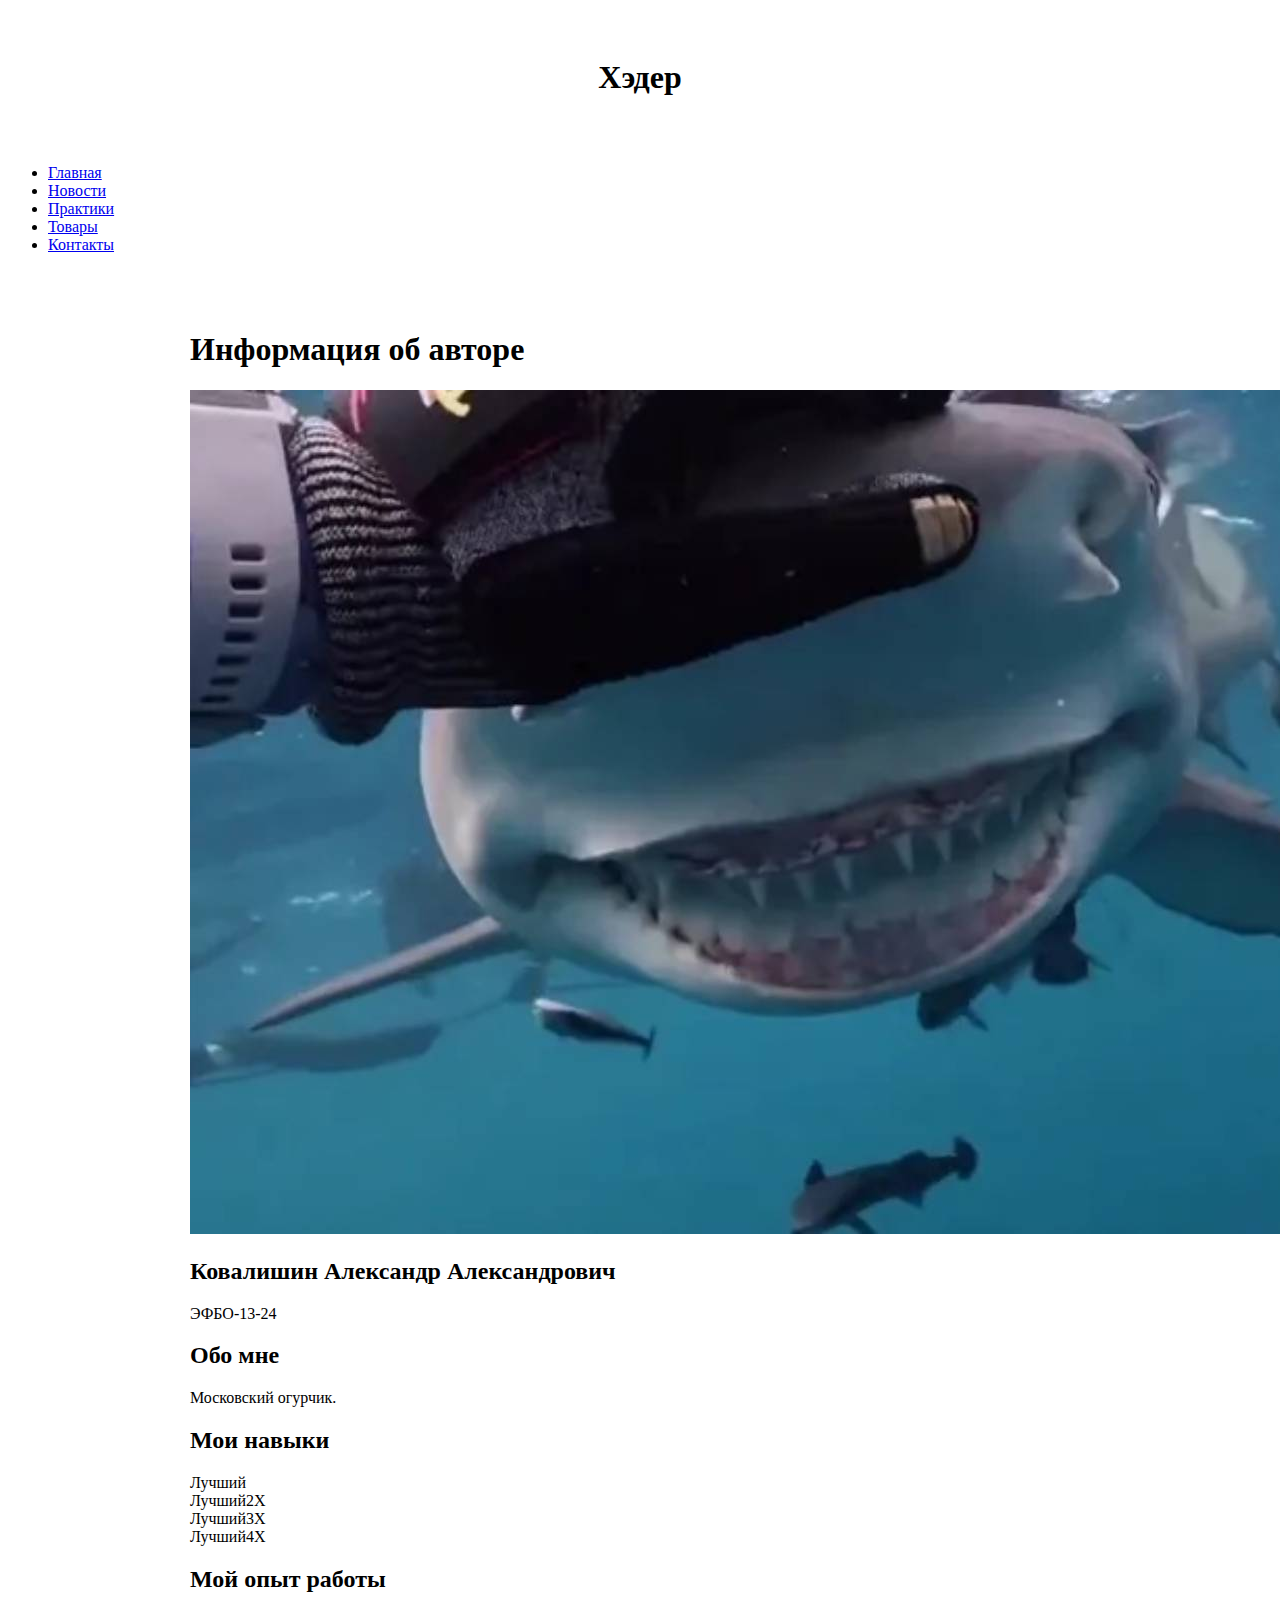
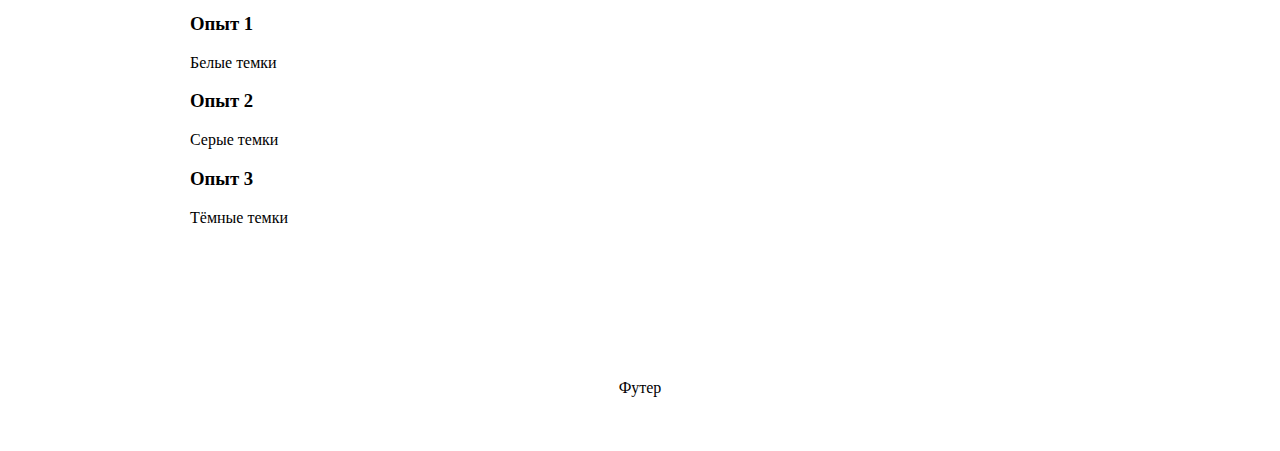
<file: index.html>
﻿<!DOCTYPE html>
<html lang="ru">

<head>
    <meta charset="UTF-8">
    <meta name="viewport" content="width=device-width, initial-scale=1.0">
    <title>Семестровая работа</title>
    <link rel="stylesheet" href="style/styles.css">
</head>

<body>
    <div class="page-container">
        <header class="header">
            <h1>Хэдер</h1>
        </header>

        <nav class="nav">
            <ul class="nav-list">
                <li class="nav-item"><a class="nav-link" href="index.html">Главная</a></li>
                <li class="nav-item"><a class="nav-link" href="pages/news.html">Новости</a></li>
                <li class="nav-item"><a class="nav-link" href="pages/practices.html">Практики</a></li>
                <li class="nav-item"><a class="nav-link" href="pages/goods.html">Товары</a></li>
                <li class="nav-item"><a class="nav-link" href="pages/contacts.html">Контакты</a></li>
            </ul>
        </nav>

        <main class="content">
            <article class="profile-header">
                <h1 class="profile-title">Информация об авторе</h1>
                <img class="profile-photo" src="images/shark.png" alt="Фото автора">
                <h2 class="profile-name">Ковалишин Александр Александрович</h2>
                <p class="profile-group">ЭФБО-13-24</p>
            </article>

            <section class="about-me">
                <h2>Обо мне</h2>
                <p>Московский огурчик.</p>
            </section>

            <section class="skills-section">
                <h2>Мои навыки</h2>
                <div class="skills-grid">
                    <div class="skill-tag">Лучший</div>
                    <div class="skill-tag">Лучший2Х</div>
                    <div class="skill-tag">Лучший3Х</div>
                    <div class="skill-tag">Лучший4Х</div>
                </div>
            </section>

            <section class="experience-section">
                <h2 class="section-title">Мой опыт работы</h2>
                <div class="experience-grid">
                    <article class="experience-card">
                        <h3 class="experience-title">Опыт 1</h3>
                        <p class="experience-desc">Белые темки</p>
                    </article>

                    <article class="experience-card">
                        <h3 class="experience-title">Опыт 2</h3>
                        <p class="experience-desc">Серые темки</p>
                    </article>

                    <article class="experience-card">
                        <h3 class="experience-title">Опыт 3</h3>
                        <p class="experience-desc">Тёмные темки</p>
                    </article>
                </div>
            </section>
        </main>

        <footer class="footer">
            <p>Футер</p>
        </footer>
    </div>
</body>

</html>
</file>
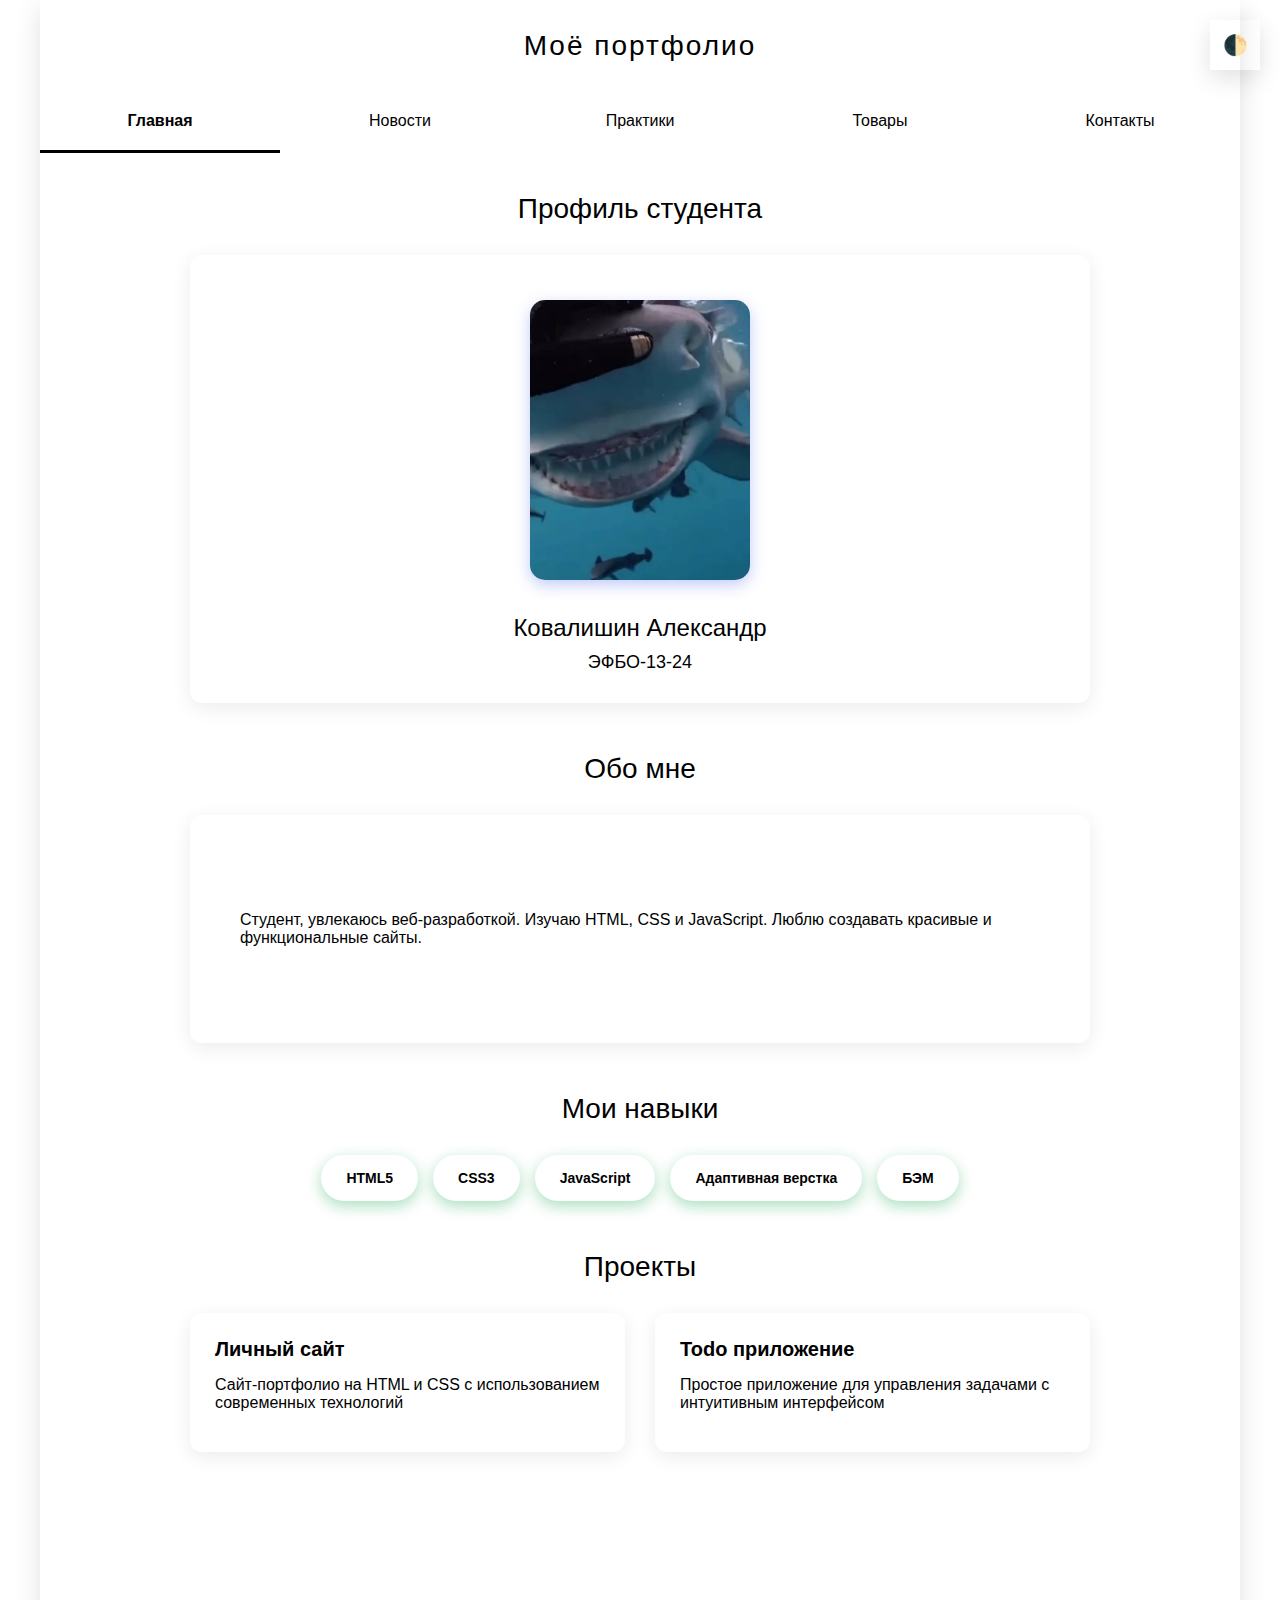
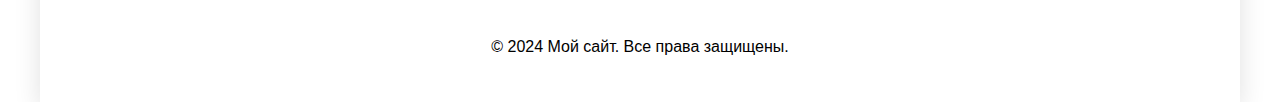
<file: index_v1.html>
﻿<!DOCTYPE html>
<html lang="ru" data-theme="light">

<head>
    <meta charset="UTF-8">
    <meta name="viewport" content="width=device-width, initial-scale=1.0">
    <title>Главная - Портфолио</title>
    <link rel="stylesheet" href="style/styles.css">
</head>

<body class="page">
    <div class="page__container">
        <!-- Переключатель темы -->
        <div class="theme-switcher">
            <button class="theme-switcher__button" onclick="toggleTheme()">🌓</button>
        </div>

        <!-- Шапка -->
        <header class="header">
            <h1 class="header__title">Моё портфолио</h1>
        </header>

        <!-- Навигация -->
        <nav class="nav">
            <ul class="nav__list">
                <li class="nav__item">
                    <a class="nav__link nav__link--active" href="index.html">Главная</a>
                </li>
                <li class="nav__item">
                    <a class="nav__link" href="pages/news.html">Новости</a>
                </li>
                <li class="nav__item">
                    <a class="nav__link" href="pages/practices.html">Практики</a>
                </li>
                <li class="nav__item">
                    <a class="nav__link" href="pages/goods.html">Товары</a>
                </li>
                <li class="nav__item">
                    <a class="nav__link" href="pages/contacts.html">Контакты</a>
                </li>
            </ul>
        </nav>

        <!-- Основной контент -->
        <main class="content">
            <!-- Профиль -->
            <section class="profile">
                <h2 class="section__title">Профиль студента</h2>
                <div class="card">
                    <img class="profile__image" src="images/shark.png" alt="Фото студента">
                    <h3 class="profile__name">Ковалишин Александр</h3>
                    <p class="profile__group">ЭФБО-13-24</p>
                </div>
            </section>

            <!-- Обо мне -->
            <section class="section">
                <h2 class="section__title">Обо мне</h2>
                <div class="card">
                    <div class="profile__about">
                        <p>Студент, увлекаюсь веб-разработкой. Изучаю HTML, CSS и JavaScript. Люблю создавать красивые и функциональные сайты.</p>
                    </div>
                </div>
            </section>

            <!-- Навыки -->
            <section class="section">
                <h2 class="section__title">Мои навыки</h2>
                <div class="skills">
                    <span class="skills__tag">HTML5</span>
                    <span class="skills__tag">CSS3</span>
                    <span class="skills__tag">JavaScript</span>
                    <span class="skills__tag">Адаптивная верстка</span>
                    <span class="skills__tag">БЭМ</span>
                </div>
            </section>

            <!-- Проекты -->
            <section class="section">
                <h2 class="section__title">Проекты</h2>
                <div class="grid grid--auto-fit">
                    <div class="card card--interactive">
                        <h3 class="card__title">Личный сайт</h3>
                        <p class="card__description">Сайт-портфолио на HTML и CSS с использованием современных технологий</p>
                    </div>
                    <div class="card card--interactive">
                        <h3 class="card__title">Todo приложение</h3>
                        <p class="card__description">Простое приложение для управления задачами с интуитивным интерфейсом</p>
                    </div>
                </div>
            </section>
        </main>

        <!-- Подвал -->
        <footer class="footer">
            <p>&copy; 2024 Мой сайт. Все права защищены.</p>
        </footer>
    </div>

    <script>
        // Переключение темы
        function toggleTheme() {
            const currentTheme = document.documentElement.getAttribute('data-theme');
            const newTheme = currentTheme === 'light' ? 'dark' : 'light';
            document.documentElement.setAttribute('data-theme', newTheme);

            // Сохраняем выбор пользователя
            localStorage.setItem('theme', newTheme);
        }

        // Загрузка сохраненной темы
        function loadTheme() {
            const savedTheme = localStorage.getItem('theme') || 'light';
            document.documentElement.setAttribute('data-theme', savedTheme);
        }

        // Инициализация при загрузке
        document.addEventListener('DOMContentLoaded', loadTheme);
    </script>
</body>

</html>
</file>
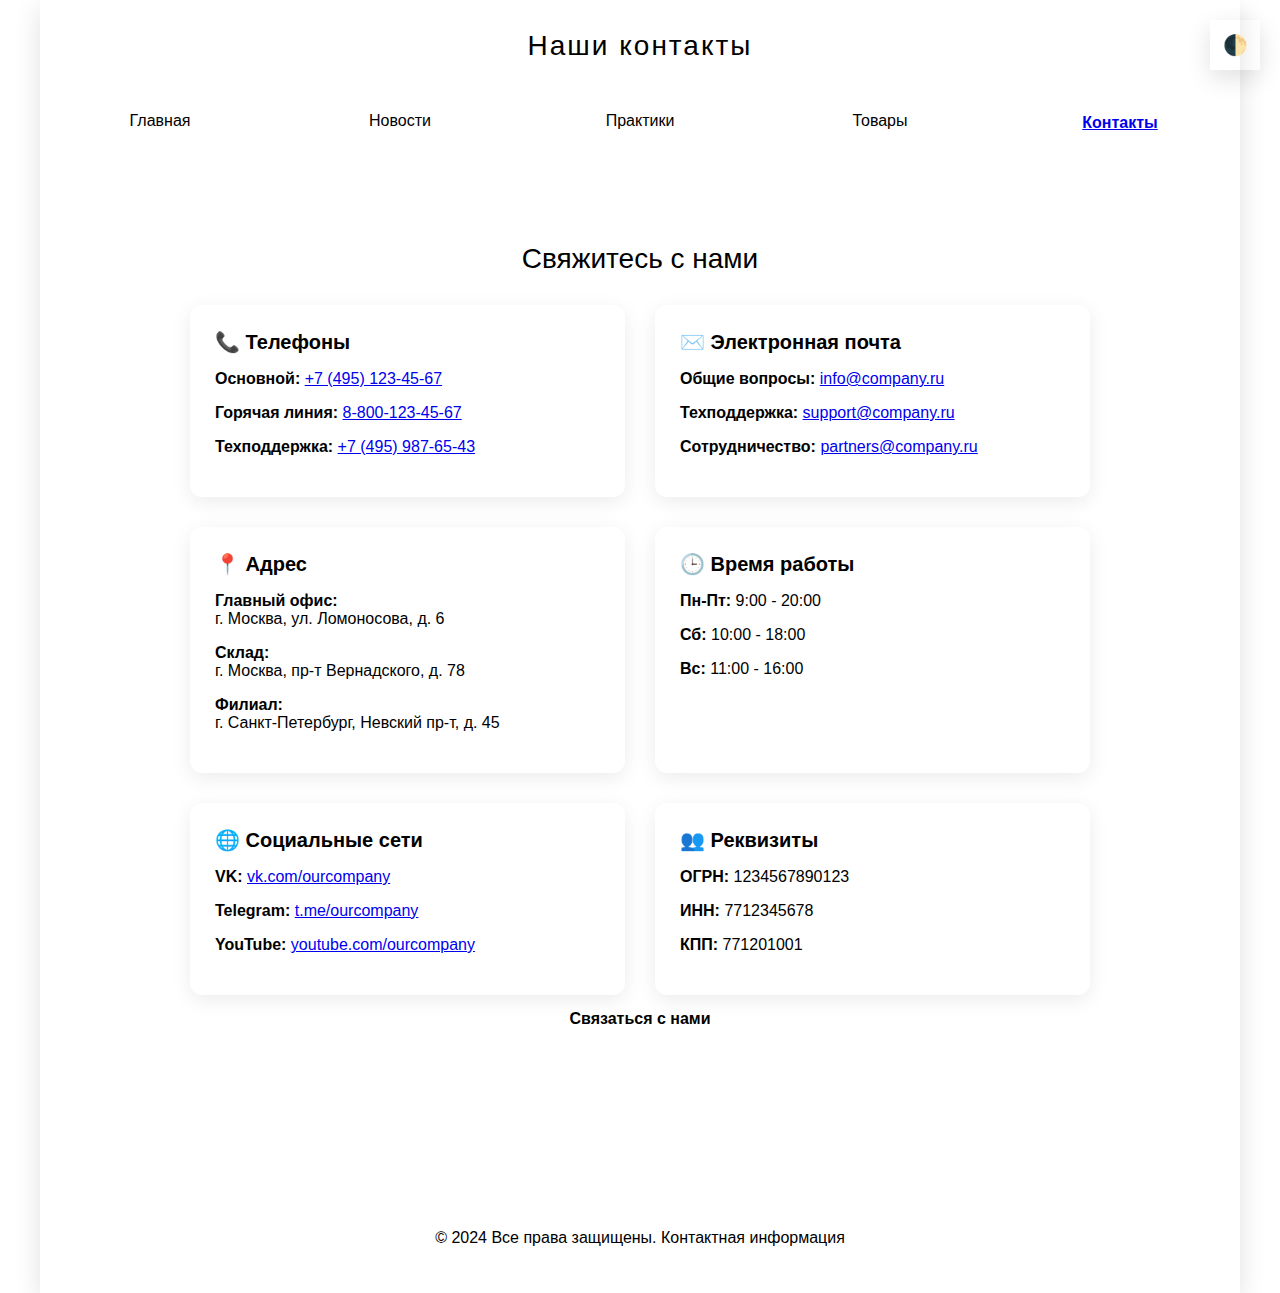
<file: pages/contacts.html>
﻿<!DOCTYPE html>
<html lang="ru" data-theme="light">

<head>
    <meta charset="UTF-8">
    <meta name="viewport" content="width=device-width, initial-scale=1.0">
    <title>Контакты - Семестровая работа</title>
    <link rel="stylesheet" href="../style/styles.css">
    <style>
        /* Стили для модального окна с использованием CSS переменных */
        
        .modal[open] {
            border: none;
            border-radius: var(--radius-lg);
            padding: 0;
            box-shadow: var(--shadow-xl);
            animation: modalSlideIn var(--transition-normal);
            max-width: 500px;
            width: 90vw;
        }
        
        .modal::backdrop {
            background: rgba(0, 0, 0, 0.6);
            animation: fadeIn var(--transition-normal);
        }
        
        .modal__header {
            background: var(--gradient-secondary);
            color: var(--color-background);
            padding: var(--space-xl);
            border-radius: var(--radius-lg) var(--radius-lg) 0 0;
            margin: 0;
        }
        
        .modal__title {
            margin: 0;
            color: var(--color-background);
            font-size: var(--font-size-xl);
        }
        
        .modal__content {
            padding: var(--space-2xl);
        }
        
        .modal__actions {
            display: flex;
            gap: var(--space-md);
            justify-content: flex-end;
            margin-top: var(--space-xl);
        }
        
        .required {
            color: var(--color-error);
        }
        
        @keyframes modalSlideIn {
            from {
                opacity: 0;
                transform: translateY(-50px) scale(0.9);
            }
            to {
                opacity: 1;
                transform: translateY(0) scale(1);
            }
        }
        
        @keyframes fadeIn {
            from {
                opacity: 0;
            }
            to {
                opacity: 1;
            }
        }
        
        @media (max-width: 600px) {
            .modal[open] {
                margin: var(--space-md);
                width: calc(100vw - 2rem);
            }
            .modal__actions {
                flex-direction: column;
            }
            .button {
                width: 100%;
            }
        }
    </style>
</head>

<body class="page">
    <div class="page__container">
        <!-- Переключатель темы -->
        <div class="theme-switcher">
            <button class="theme-switcher__button" onclick="toggleTheme()">🌓</button>
        </div>

        <header class="header">
            <h1 class="header__title">Наши контакты</h1>
        </header>

        <nav class="nav">
            <ul class="nav__list">
                <li class="nav__item">
                    <a class="nav__link" href="../index.html">Главная</a>
                </li>
                <li class="nav__item">
                    <a class="nav__link nav__link" href="news.html">Новости</a>
                </li>
                <li class="nav__item">
                    <a class="nav__link" href="practices.html">Практики</a>
                </li>
                <li class="nav__item">
                    <a class="nav__link" href="goods.html">Товары</a>
                </li>
                <li class="nav__item">
                    <a class="nav__link--active" href="contacts.html">Контакты</a>
                </li>
            </ul>
        </nav>
        <main class="content">
            <section class="section">
                <h2 class="section__title">Свяжитесь с нами</h2>

                <div class="grid grid--contacts">
                    <!-- Контактная информация -->
                    <div class="card">
                        <h3 class="card__title">📞 Телефоны</h3>
                        <p><strong>Основной:</strong> <a href="tel:+74951234567">+7 (495) 123-45-67</a></p>
                        <p><strong>Горячая линия:</strong> <a href="tel:+78001234567">8-800-123-45-67</a></p>
                        <p><strong>Техподдержка:</strong> <a href="tel:+74959876543">+7 (495) 987-65-43</a></p>
                    </div>

                    <div class="card">
                        <h3 class="card__title">✉️ Электронная почта</h3>
                        <p><strong>Общие вопросы:</strong> <a href="mailto:info@company.ru">info@company.ru</a></p>
                        <p><strong>Техподдержка:</strong> <a href="mailto:support@company.ru">support@company.ru</a></p>
                        <p><strong>Сотрудничество:</strong> <a href="mailto:partners@company.ru">partners@company.ru</a></p>
                    </div>

                    <div class="card">
                        <h3 class="card__title">📍 Адрес</h3>
                        <p><strong>Главный офис:</strong><br>г. Москва, ул. Ломоносова, д. 6</p>
                        <p><strong>Склад:</strong><br>г. Москва, пр-т Вернадского, д. 78</p>
                        <p><strong>Филиал:</strong><br>г. Санкт-Петербург, Невский пр-т, д. 45</p>
                    </div>

                    <div class="card">
                        <h3 class="card__title">🕒 Время работы</h3>
                        <p><strong>Пн-Пт:</strong> 9:00 - 20:00</p>
                        <p><strong>Сб:</strong> 10:00 - 18:00</p>
                        <p><strong>Вс:</strong> 11:00 - 16:00</p>
                    </div>

                    <div class="card">
                        <h3 class="card__title">🌐 Социальные сети</h3>
                        <p><strong>VK:</strong> <a href="#">vk.com/ourcompany</a></p>
                        <p><strong>Telegram:</strong> <a href="#">t.me/ourcompany</a></p>
                        <p><strong>YouTube:</strong> <a href="#">youtube.com/ourcompany</a></p>
                    </div>

                    <div class="card">
                        <h3 class="card__title">👥 Реквизиты</h3>
                        <p><strong>ОГРН:</strong> 1234567890123</p>
                        <p><strong>ИНН:</strong> 7712345678</p>
                        <p><strong>КПП:</strong> 771201001</p>
                    </div>
                </div>

                <!-- Кнопка для открытия модального окна -->
                <div class="text-center mb-xl">
                    <button class="button button--primary button--accent" onclick="contactModal.showModal()">Связаться с нами</button>
                </div>
            </section>
        </main>

        <footer class="footer">
            <p>© 2024 Все права защищены. Контактная информация</p>
        </footer>

        <!-- Модальное окно для формы обратной связи -->
        <dialog class="modal" id="contactModal">
            <div class="modal__header">
                <h2 class="modal__title">Форма обратной связи</h2>
            </div>

            <div class="modal__content">
                <form id="feedbackForm" method="dialog">
                    <div class="form__group">
                        <label for="name" class="form__label">Имя <span class="required">*</span></label>
                        <input type="text" id="name" name="name" class="form__input" required placeholder="Введите ваше имя">
                    </div>

                    <div class="form__group">
                        <label for="phone" class="form__label">Телефон <span class="required">*</span></label>
                        <input type="tel" id="phone" name="phone" class="form__input" required placeholder="+7 (XXX) XXX-XX-XX">
                    </div>

                    <div class="form__group">
                        <label for="email" class="form__label">Электронная почта <span class="required">*</span></label>
                        <input type="email" id="email" name="email" class="form__input" required placeholder="example@mail.ru">
                    </div>

                    <div class="form__group">
                        <label for="category" class="form__label">Категория обращения <span class="required">*</span></label>
                        <select id="category" name="category" class="form__select" required>
                            <option value="">Выберите категорию</option>
                            <option value="technical">Техническая поддержка</option>
                            <option value="commercial">Коммерческое предложение</option>
                            <option value="cooperation">Сотрудничество</option>
                            <option value="complaint">Жалоба</option>
                            <option value="suggestion">Предложение</option>
                            <option value="other">Другое</option>
                        </select>
                    </div>

                    <div class="form__group">
                        <label for="message" class="form__label">Текст обращения <span class="required">*</span></label>
                        <textarea id="message" name="message" class="form__textarea" required placeholder="Опишите вашу проблему или вопрос..."></textarea>
                    </div>

                    <div class="modal__actions">
                        <button type="submit" class="button button--secondary">Отмена</button>
                        <button type="button" class="button button--primary" onclick="submitForm()">Отправить</button>
                    </div>
                </form>
            </div>
        </dialog>
    </div>

    <script>
        // Переключение темы
        function toggleTheme() {
            const currentTheme = document.documentElement.getAttribute('data-theme');
            const newTheme = currentTheme === 'light' ? 'dark' : 'light';
            document.documentElement.setAttribute('data-theme', newTheme);
            localStorage.setItem('theme', newTheme);
        }

        // Функция для отправки формы
        function submitForm() {
            const form = document.getElementById('feedbackForm');
            const formData = new FormData(form);

            // Простая валидация
            if (!form.checkValidity()) {
                form.reportValidity();
                return;
            }

            // Собираем данные формы
            const data = {
                name: formData.get('name'),
                phone: formData.get('phone'),
                email: formData.get('email'),
                category: formData.get('category'),
                message: formData.get('message')
            };

            // В реальном приложении здесь был бы AJAX-запрос
            console.log('Данные формы:', data);

            // Показываем уведомление об успешной отправке
            alert('Спасибо! Ваше обращение отправлено. Мы свяжемся с вами в ближайшее время.');

            // Закрываем модальное окно
            contactModal.close();

            // Очищаем форму
            form.reset();
        }

        // Закрытие модального окна по клику на фон
        document.getElementById('contactModal').addEventListener('click', function(event) {
            if (event.target === this) {
                this.close();
            }
        });

        // Обработка отправки формы через Enter
        document.getElementById('feedbackForm').addEventListener('keypress', function(event) {
            if (event.key === 'Enter' && event.target.type !== 'textarea') {
                event.preventDefault();
            }
        });

        // Загрузка сохраненной темы
        document.addEventListener('DOMContentLoaded', function() {
            const savedTheme = localStorage.getItem('theme') || 'light';
            document.documentElement.setAttribute('data-theme', savedTheme);
        });
    </script>
</body>

</html>
</file>
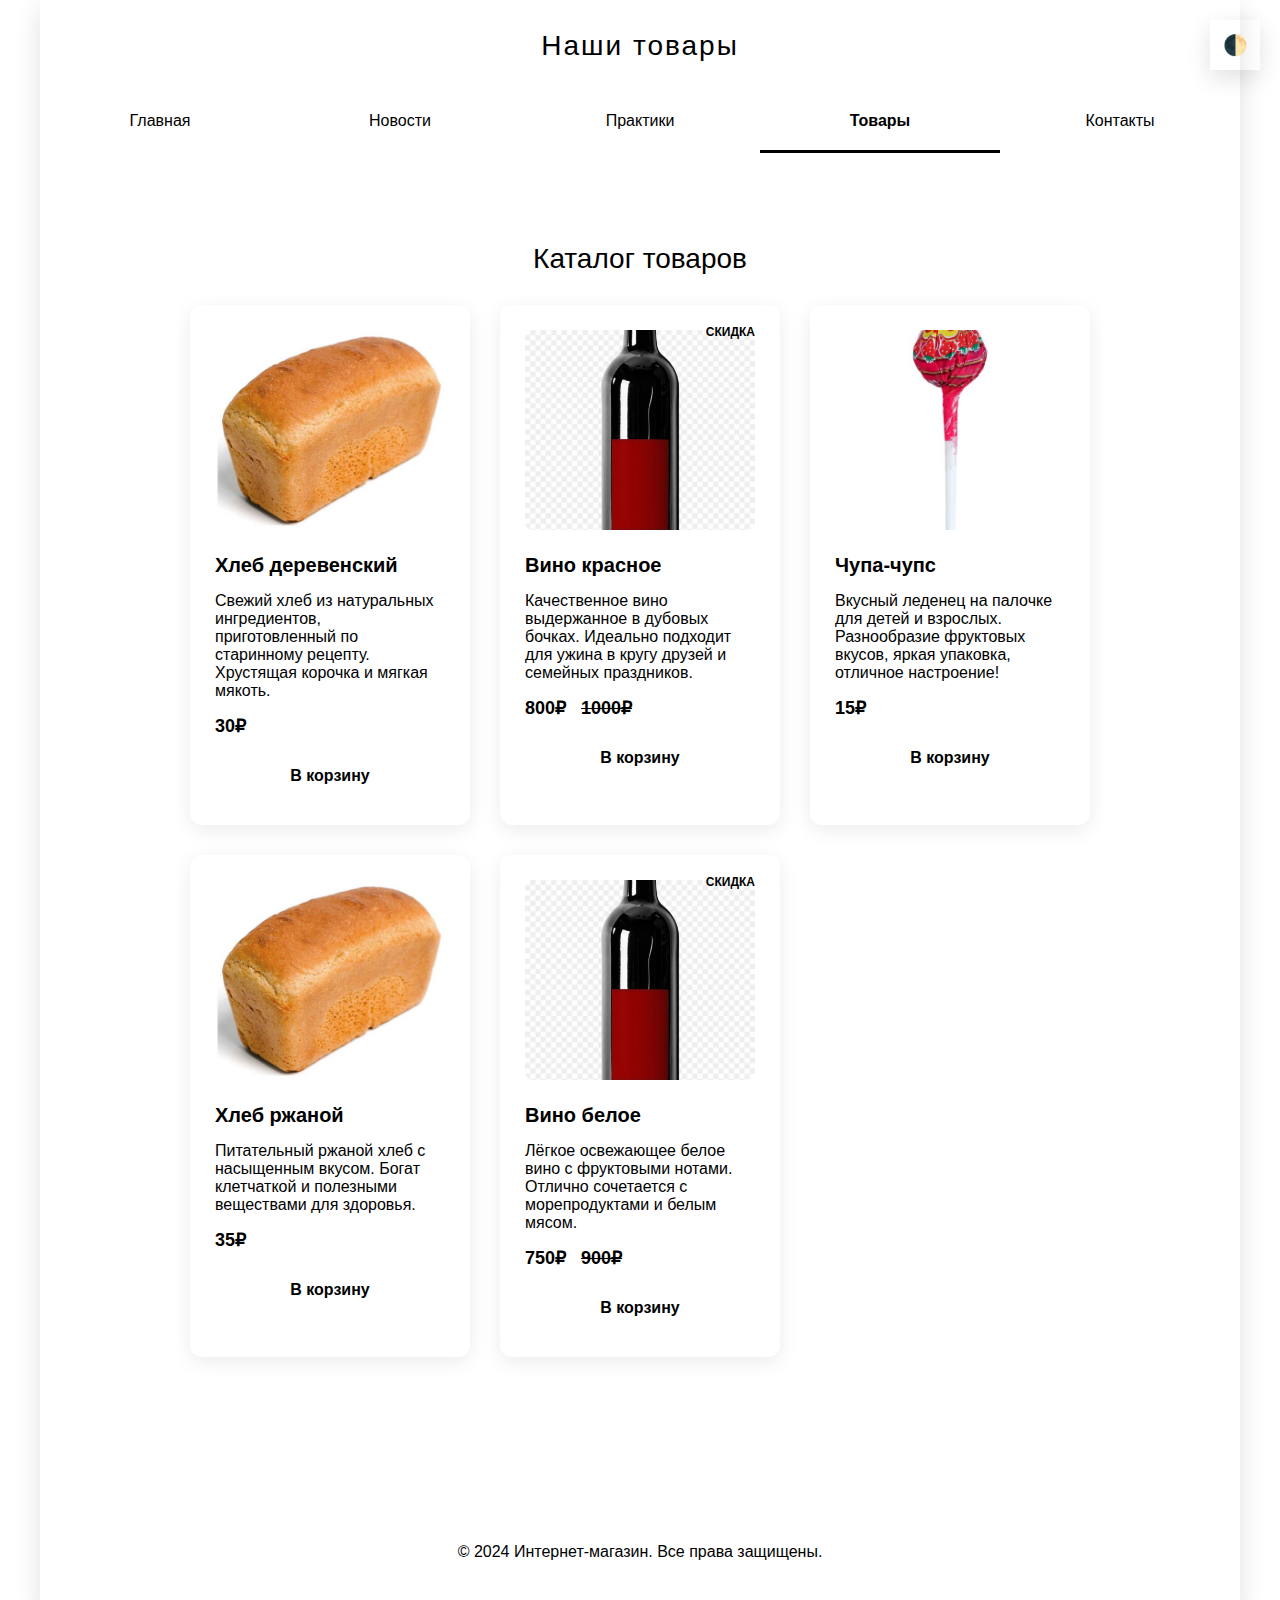
<file: pages/goods_v1.html>
﻿<!DOCTYPE html>
<html lang="ru" data-theme="light">

<head>
    <meta charset="UTF-8">
    <meta name="viewport" content="width=device-width, initial-scale=1.0">
    <title>Товары - Семестровая работа</title>
    <link rel="stylesheet" href="../style/styles.css">
</head>

<body class="page">
    <div class="page__container">
        <!-- Переключатель темы -->
        <div class="theme-switcher">
            <button class="theme-switcher__button" onclick="toggleTheme()">🌓</button>
        </div>

        <header class="header">
            <h1 class="header__title">Наши товары</h1>
        </header>

        <nav class="nav">
            <ul class="nav__list">
                <li class="nav__item">
                    <a class="nav__link" href="../index.html">Главная</a>
                </li>
                <li class="nav__item">
                    <a class="nav__link" href="news.html">Новости</a>
                </li>
                <li class="nav__item">
                    <a class="nav__link" href="practices.html">Практики</a>
                </li>
                <li class="nav__item">
                    <a class="nav__link nav__link--active" href="goods.html">Товары</a>
                </li>
                <li class="nav__item">
                    <a class="nav__link" href="contacts.html">Контакты</a>
                </li>
            </ul>
        </nav>
        <main class="content">
            <section class="section">
                <h2 class="section__title">Каталог товаров</h2>

                <div class="grid grid--auto-fit">
                    <!-- Карточка товара 1 -->
                    <article class="card card--interactive" onclick="toggleCard(this)">
                        <img src="../images/image.png" alt="Свежий хлеб" class="card__image">
                        <h3 class="card__title">Хлеб деревенский</h3>
                        <p class="card__description">Свежий хлеб из натуральных ингредиентов, приготовленный по старинному рецепту. Хрустящая корочка и мягкая мякоть.</p>
                        <p class="card__price">30₽</p>
                        <button class="button button--accent button--full">В корзину</button>
                    </article>

                    <!-- Карточка товара 2 -->
                    <article class="card card--interactive card--discount" onclick="toggleCard(this)">
                        <img src="../images/i.png" alt="Красное вино" class="card__image">
                        <h3 class="card__title">Вино красное</h3>
                        <p class="card__description">Качественное вино выдержанное в дубовых бочках. Идеально подходит для ужина в кругу друзей и семейных праздников.</p>
                        <p class="card__price">800₽ <span style="text-decoration: line-through; color: var(--color-text-light); margin-left: var(--space-sm);">1000₽</span></p>
                        <button class="button button--accent button--full">В корзину</button>
                    </article>

                    <!-- Карточка товара 3 -->
                    <article class="card card--interactive" onclick="toggleCard(this)">
                        <img src="../images/9.png" alt="Чупа-чупс" class="card__image">
                        <h3 class="card__title">Чупа-чупс</h3>
                        <p class="card__description">Вкусный леденец на палочке для детей и взрослых. Разнообразие фруктовых вкусов, яркая упаковка, отличное настроение!</p>
                        <p class="card__price">15₽</p>
                        <button class="button button--accent button--full">В корзину</button>
                    </article>

                    <!-- Карточка товара 4 -->
                    <article class="card card--interactive" onclick="toggleCard(this)">
                        <img src="../images/image.png" alt="Хлеб ржаной" class="card__image">
                        <h3 class="card__title">Хлеб ржаной</h3>
                        <p class="card__description">Питательный ржаной хлеб с насыщенным вкусом. Богат клетчаткой и полезными веществами для здоровья.</p>
                        <p class="card__price">35₽</p>
                        <button class="button button--accent button--full">В корзину</button>
                    </article>

                    <!-- Карточка товара 5 -->
                    <article class="card card--interactive card--discount" onclick="toggleCard(this)">
                        <img src="../images/i.png" alt="Вино белое" class="card__image">
                        <h3 class="card__title">Вино белое</h3>
                        <p class="card__description">Лёгкое освежающее белое вино с фруктовыми нотами. Отлично сочетается с морепродуктами и белым мясом.</p>
                        <p class="card__price">750₽ <span style="text-decoration: line-through; color: var(--color-text-light); margin-left: var(--space-sm);">900₽</span></p>
                        <button class="button button--accent button--full">В корзину</button>
                    </article>
                </div>
            </section>
        </main>

        <footer class="footer">
            <p>© 2024 Интернет-магазин. Все права защищены.</p>
        </footer>
    </div>

    <script>
        // Переключение темы
        function toggleTheme() {
            const currentTheme = document.documentElement.getAttribute('data-theme');
            const newTheme = currentTheme === 'light' ? 'dark' : 'light';
            document.documentElement.setAttribute('data-theme', newTheme);
            localStorage.setItem('theme', newTheme);
        }

        // Выбор карточки товара
        function toggleCard(card) {
            card.classList.toggle('card--selected');
        }

        // Загрузка сохраненной темы
        document.addEventListener('DOMContentLoaded', function() {
            const savedTheme = localStorage.getItem('theme') || 'light';
            document.documentElement.setAttribute('data-theme', savedTheme);
        });
    </script>
</body>

</html>
</file>
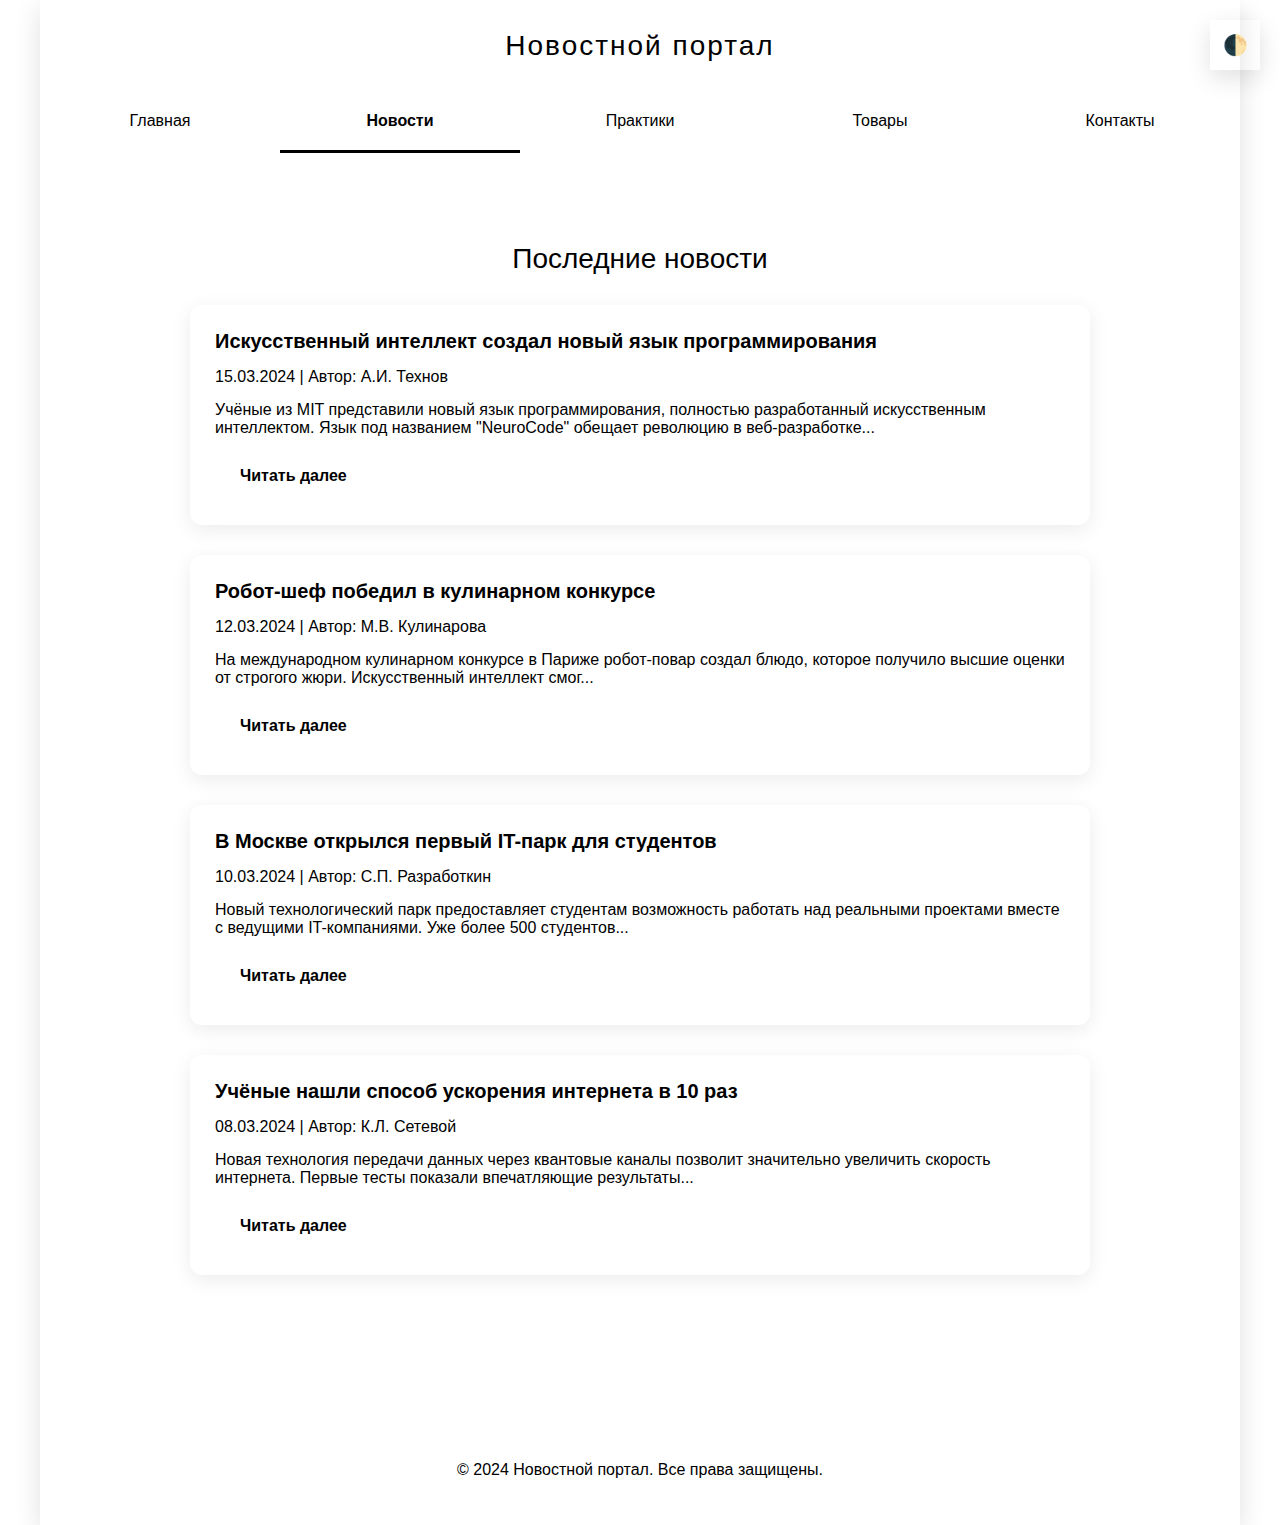
<file: pages/news.html>
﻿<!DOCTYPE html>
<html lang="ru" data-theme="light">

<head>
    <meta charset="UTF-8">
    <meta name="viewport" content="width=device-width, initial-scale=1.0">
    <title>Новости - Семестровая работа</title>
    <link rel="stylesheet" href="../style/styles.css">
</head>

<body class="page">
    <div class="page__container">
        <!-- Переключатель темы -->
        <div class="theme-switcher">
            <button class="theme-switcher__button" onclick="toggleTheme()">🌓</button>
        </div>

        <header class="header">
            <h1 class="header__title">Новостной портал</h1>
        </header>

        <nav class="nav">
            <ul class="nav__list">
                <li class="nav__item">
                    <a class="nav__link" href="../index.html">Главная</a>
                </li>
                <li class="nav__item">
                    <a class="nav__link nav__link--active" href="news.html">Новости</a>
                </li>
                <li class="nav__item">
                    <a class="nav__link" href="practices.html">Практики</a>
                </li>
                <li class="nav__item">
                    <a class="nav__link" href="goods.html">Товары</a>
                </li>
                <li class="nav__item">
                    <a class="nav__link" href="contacts.html">Контакты</a>
                </li>
            </ul>
        </nav>

        <main class="content">
            <section class="section">
                <h2 class="section__title">Последние новости</h2>

                <div class="grid">
                    <!-- Новость 1 -->
                    <article class="card card--interactive">
                        <h3 class="card__title">Искусственный интеллект создал новый язык программирования</h3>
                        <div class="card__description">
                            <time datetime="2024-03-15">15.03.2024</time> | Автор: А.И. Технов
                        </div>
                        <p class="card__description">Учёные из MIT представили новый язык программирования, полностью разработанный искусственным интеллектом. Язык под названием "NeuroCode" обещает революцию в веб-разработке...</p>
                        <button class="button button--primary">Читать далее</button>
                    </article>

                    <!-- Новость 2 -->
                    <article class="card card--interactive">
                        <h3 class="card__title">Робот-шеф победил в кулинарном конкурсе</h3>
                        <div class="card__description">
                            <time datetime="2024-03-12">12.03.2024</time> | Автор: М.В. Кулинарова
                        </div>
                        <p class="card__description">На международном кулинарном конкурсе в Париже робот-повар создал блюдо, которое получило высшие оценки от строгого жюри. Искусственный интеллект смог...</p>
                        <button class="button button--primary">Читать далее</button>
                    </article>

                    <!-- Новость 3 -->
                    <article class="card card--interactive">
                        <h3 class="card__title">В Москве открылся первый IT-парк для студентов</h3>
                        <div class="card__description">
                            <time datetime="2024-03-10">10.03.2024</time> | Автор: С.П. Разработкин
                        </div>
                        <p class="card__description">Новый технологический парк предоставляет студентам возможность работать над реальными проектами вместе с ведущими IT-компаниями. Уже более 500 студентов...</p>
                        <button class="button button--primary">Читать далее</button>
                    </article>

                    <!-- Новость 4 -->
                    <article class="card card--interactive">
                        <h3 class="card__title">Учёные нашли способ ускорения интернета в 10 раз</h3>
                        <div class="card__description">
                            <time datetime="2024-03-08">08.03.2024</time> | Автор: К.Л. Сетевой
                        </div>
                        <p class="card__description">Новая технология передачи данных через квантовые каналы позволит значительно увеличить скорость интернета. Первые тесты показали впечатляющие результаты...</p>
                        <button class="button button--primary">Читать далее</button>
                    </article>
                </div>
            </section>
        </main>

        <footer class="footer">
            <p>© 2024 Новостной портал. Все права защищены.</p>
        </footer>
    </div>

    <script>
        function toggleTheme() {
            const currentTheme = document.documentElement.getAttribute('data-theme');
            const newTheme = currentTheme === 'light' ? 'dark' : 'light';
            document.documentElement.setAttribute('data-theme', newTheme);
            localStorage.setItem('theme', newTheme);
        }

        document.addEventListener('DOMContentLoaded', function() {
            const savedTheme = localStorage.getItem('theme') || 'light';
            document.documentElement.setAttribute('data-theme', savedTheme);
        });
    </script>
</body>

</html>
</file>
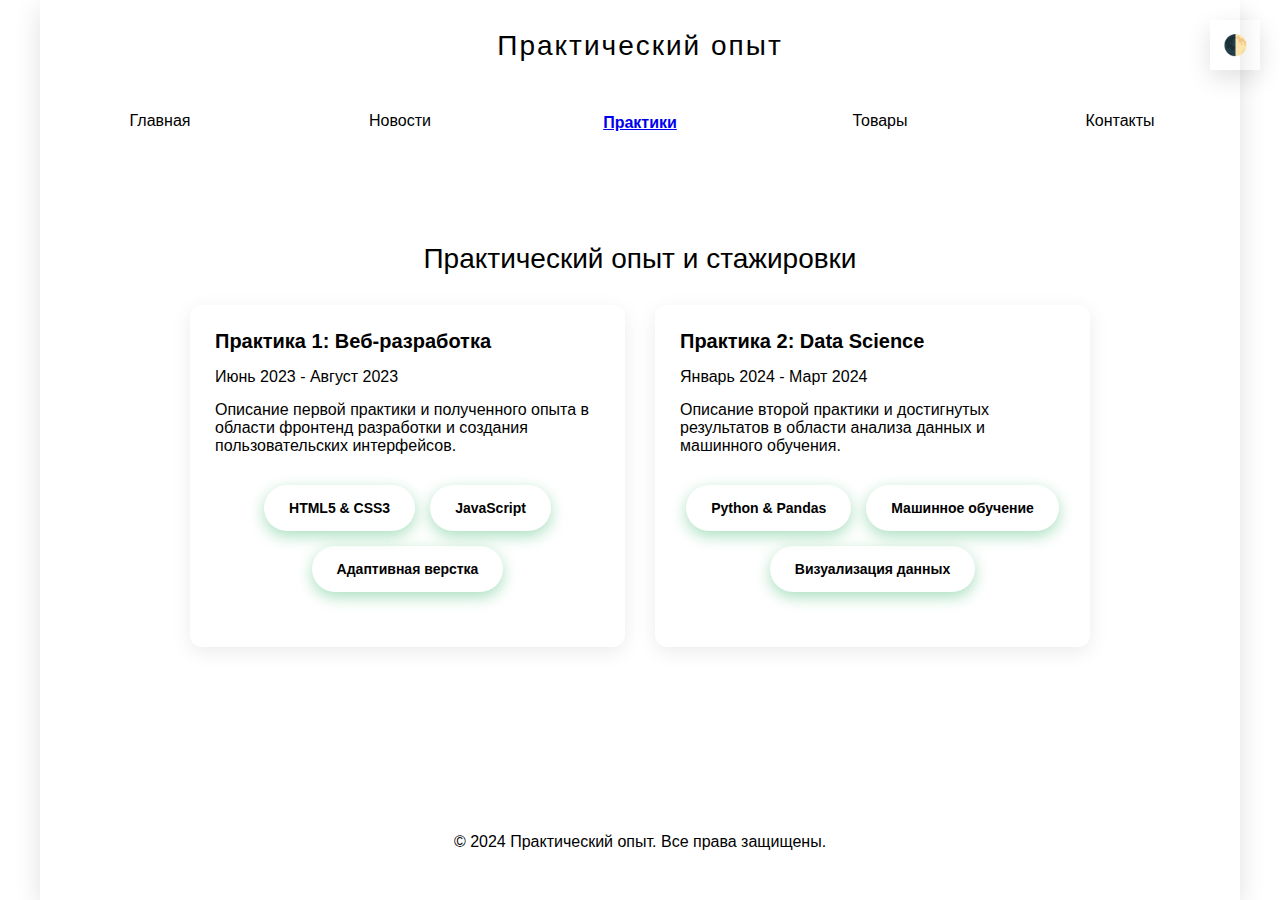
<file: pages/practices.html>
﻿<!DOCTYPE html>
<html lang="ru" data-theme="light">

<head>
    <meta charset="UTF-8">
    <meta name="viewport" content="width=device-width, initial-scale=1.0">
    <title>Практики - Семестровая работа</title>
    <link rel="stylesheet" href="../style/styles.css">
</head>

<body class="page">
    <div class="page__container">
        <!-- Переключатель темы -->
        <div class="theme-switcher">
            <button class="theme-switcher__button" onclick="toggleTheme()">🌓</button>
        </div>

        <header class="header">
            <h1 class="header__title">Практический опыт</h1>
        </header>

        <nav class="nav">
            <ul class="nav__list">
                <li class="nav__item">
                    <a class="nav__link" href="../index.html">Главная</a>
                </li>
                <li class="nav__item">
                    <a class="nav__link nav__link" href="news.html">Новости</a>
                </li>
                <li class="nav__item">
                    <a class="nav__link--active" href="practices.html">Практики</a>
                </li>
                <li class="nav__item">
                    <a class="nav__link" href="goods.html">Товары</a>
                </li>
                <li class="nav__item">
                    <a class="nav__link" href="contacts.html">Контакты</a>
                </li>
            </ul>
        </nav>

        <main class="content">
            <section class="section">
                <h2 class="section__title">Практический опыт и стажировки</h2>

                <div class="grid grid--auto-fit">
                    <!-- Практика 1 -->
                    <article class="card card--interactive">
                        <h3 class="card__title">Практика 1: Веб-разработка</h3>
                        <div class="card__description">
                            <time datetime="2023-06">Июнь 2023</time> - <time datetime="2023-08">Август 2023</time>
                        </div>
                        <p class="card__description">Описание первой практики и полученного опыта в области фронтенд разработки и создания пользовательских интерфейсов.</p>
                        <div class="skills">
                            <span class="skills__tag">HTML5 & CSS3</span>
                            <span class="skills__tag">JavaScript</span>
                            <span class="skills__tag">Адаптивная верстка</span>
                        </div>
                    </article>

                    <!-- Практика 2 -->
                    <article class="card card--interactive">
                        <h3 class="card__title">Практика 2: Data Science</h3>
                        <div class="card__description">
                            <time datetime="2024-01">Январь 2024</time> - <time datetime="2024-03">Март 2024</time>
                        </div>
                        <p class="card__description">Описание второй практики и достигнутых результатов в области анализа данных и машинного обучения.</p>
                        <div class="skills">
                            <span class="skills__tag">Python & Pandas</span>
                            <span class="skills__tag">Машинное обучение</span>
                            <span class="skills__tag">Визуализация данных</span>
                        </div>
                    </article>
                </div>
            </section>
        </main>

        <footer class="footer">
            <p>&copy; 2024 Практический опыт. Все права защищены.</p>
        </footer>
    </div>

    <script>
        function toggleTheme() {
            const currentTheme = document.documentElement.getAttribute('data-theme');
            const newTheme = currentTheme === 'light' ? 'dark' : 'light';
            document.documentElement.setAttribute('data-theme', newTheme);
            localStorage.setItem('theme', newTheme);
        }

        document.addEventListener('DOMContentLoaded', function() {
            const savedTheme = localStorage.getItem('theme') || 'light';
            document.documentElement.setAttribute('data-theme', savedTheme);
        });
    </script>
</body>

</html>
</file>
<file: style/styles.css>
﻿/* ===== СИСТЕМА CSS ПЕРЕМЕННЫХ ===== */

:root {
    /* ===== УЛУЧШЕННЫЕ ЦВЕТА ДЛЯ СВЕТЛОЙ ТЕМЫ ===== */
     :root {
        --color-primary: #4f6af5;
        --color-primary-dark: #3a4fc4;
        --color-secondary: #1e293b;
        --color-secondary-dark: #334155;
        --color-accent: #10b981;
        --color-accent-light: #34d399;
        --color-warning: #f59e0b;
        --color-error: #ef4444;
        --color-background: #ffffff;
        --color-background-alt: #f8fafc;
        --color-background-light: #f1f5f9;
        --color-text: #1e293b;
        --color-text-light: #64748b;
        --color-text-lighter: #94a3b8;
        --color-border: #e2e8f0;
        --color-border-dark: #cbd5e1;
        --gradient-primary: linear-gradient(135deg, #4f6af5 0%, #3a4fc4 100%);
        --gradient-secondary: linear-gradient(135deg, #1e293b 0%, #334155 100%);
        --gradient-accent: linear-gradient(135deg, #10b981 0%, #34d399 100%);
        --gradient-background: linear-gradient(135deg, #f8fafc 0%, #f1f5f9 100%);
    }
    /* Типографика */
    --font-family: 'Segoe UI',
    Tahoma,
    Geneva,
    Verdana,
    sans-serif;
    --font-size-xs: 12px;
    --font-size-sm: 14px;
    --font-size-base: 16px;
    --font-size-md: 18px;
    --font-size-lg: 20px;
    --font-size-xl: 22px;
    --font-size-2xl: 24px;
    --font-size-3xl: 28px;
    --font-size-4xl: 32px;
    --font-weight-light: 300;
    --font-weight-normal: 400;
    --font-weight-medium: 500;
    --font-weight-semibold: 600;
    --font-weight-bold: 700;
    /* Размеры и отступы */
    --space-xs: 5px;
    --space-sm: 10px;
    --space-md: 15px;
    --space-lg: 20px;
    --space-xl: 25px;
    --space-2xl: 30px;
    --space-3xl: 40px;
    --space-4xl: 50px;
    --container-width: 1200px;
    --content-width: 900px;
    /* Скорнеры и тени */
    --radius-sm: 6px;
    --radius-md: 8px;
    --radius-lg: 12px;
    --radius-xl: 15px;
    --radius-2xl: 20px;
    --radius-full: 25px;
    --shadow-sm: 0 2px 5px rgba(0, 0, 0, 0.1);
    --shadow-md: 0 5px 20px rgba(0, 0, 0, 0.08);
    --shadow-lg: 0 8px 25px rgba(0, 0, 0, 0.12);
    --shadow-xl: 0 10px 30px rgba(0, 0, 0, 0.15);
    --shadow-primary: 0 5px 15px rgba(102, 126, 234, 0.4);
    --shadow-accent: 0 5px 15px rgba(39, 174, 96, 0.4);
    /* Анимации */
    --transition-fast: 0.2s ease;
    --transition-normal: 0.3s ease;
    --transition-slow: 0.5s ease;
}


/* ===== ИСПРАВЛЕННАЯ ТЕМНАЯ ТЕМА ===== */

[data-theme="dark"] {
    --color-primary: #7c93e6;
    --color-primary-dark: #8a6bb8;
    --color-secondary: #1a2535;
    --color-secondary-dark: #2a3a4a;
    --color-accent: #2ecc71;
    --color-accent-light: #34d179;
    /* ОСНОВНЫЕ ЦВЕТА - ИСПРАВЛЕНО */
    --color-background: #0d1117;
    --color-background-alt: #161b22;
    --color-background-light: #21262d;
    /* ТЕКСТ - ТЕПЕРЬ СВЕТЛЫЙ */
    --color-text: #f0f6fc;
    --color-text-light: #8b949e;
    --color-text-lighter: #6e7681;
    --color-border: #30363d;
    --color-border-dark: #484f58;
    --gradient-primary: linear-gradient(135deg, #7c93e6 0%, #8a6bb8 100%);
    --gradient-secondary: linear-gradient(135deg, #1a2535 0%, #2a3a4a 100%);
    --gradient-accent: linear-gradient(135deg, #2ecc71 0%, #34d179 100%);
    --gradient-background: linear-gradient(135deg, #161b22 0%, #21262d 100%);
}


/* ===== ИСПРАВЛЕНИЯ ДЛЯ ФОРМЫ В ТЁМНОЙ ТЕМЕ ===== */

[data-theme="dark"] .modal {
    background: var(--color-background-alt);
    color: var(--color-text);
}

[data-theme="dark"] .modal__header {
    background: var(--gradient-secondary);
}

[data-theme="dark"] .modal__title {
    color: #ffffff;
}

[data-theme="dark"] .form__label {
    color: var(--color-text);
}

[data-theme="dark"] .form__input,
[data-theme="dark"] .form__select,
[data-theme="dark"] .form__textarea {
    background: var(--color-background);
    color: var(--color-text);
    border: 2px solid var(--color-border);
}

[data-theme="dark"] .form__input::placeholder,
[data-theme="dark"] .form__textarea::placeholder {
    color: var(--color-text-light);
}

[data-theme="dark"] .form__input:focus,
[data-theme="dark"] .form__select:focus,
[data-theme="dark"] .form__textarea:focus {
    border-color: var(--color-primary);
    background: var(--color-background-light);
}

[data-theme="dark"] .button--secondary {
    background: var(--color-background-light);
    color: var(--color-text);
    border: 2px solid var(--color-border);
}

[data-theme="dark"] .button--secondary:hover {
    background: var(--color-background);
    border-color: var(--color-primary);
}


/* ===== ДОПОЛНИТЕЛЬНЫЕ ИСПРАВЛЕНИЯ ДЛЯ ТЁМНОЙ ТЕМЫ ===== */

[data-theme="dark"] body {
    color: var(--color-text);
}

[data-theme="dark"] .card {
    background: var(--color-background-alt);
    color: var(--color-text);
}

[data-theme="dark"] .card__title,
[data-theme="dark"] .card__description,
[data-theme="dark"] .card__price {
    color: var(--color-text);
}

[data-theme="dark"] .profile__about {
    background: var(--color-background-alt);
    color: var(--color-text);
}

[data-theme="dark"] .form__input,
[data-theme="dark"] .form__select,
[data-theme="dark"] .form__textarea {
    background: var(--color-background);
    color: var(--color-text);
    border-color: var(--color-border);
}

[data-theme="dark"] .content {
    color: var(--color-text);
}

[data-theme="dark"] .section__title {
    color: var(--color-text);
}

[data-theme="dark"] .profile__name,
[data-theme="dark"] .profile__group {
    color: var(--color-text);
}

[data-theme="dark"] .header {
    color: #ffffff;
}

[data-theme="dark"] .header__title {
    color: #ffffff;
}


/* ===== ИСПРАВЛЕНИЯ ДЛЯ НАВИГАЦИИ В ТЁМНОЙ ТЕМЕ ===== */

[data-theme="dark"] .nav {
    background: var(--color-secondary);
}

[data-theme="dark"] .nav__link {
    color: #ffffff;
    /* БЕЛЫЙ текст в навигации */
}

[data-theme="dark"] .nav__link:hover {
    background: rgba(255, 255, 255, 0.15);
    color: #ffffff;
}

[data-theme="dark"] .nav__link--active {
    background: rgba(255, 255, 255, 0.2);
    color: #ffffff;
}

[data-theme="dark"] .footer {
    background: var(--gradient-secondary);
    color: #ffffff;
}

[data-theme="dark"] .footer p {
    color: #ffffff;
}


/* ===== БАЗОВЫЕ СТИЛИ ===== */

.page {
    font-family: var(--font-family);
    margin: 0;
    padding: 0;
    background: var(--gradient-primary);
    min-height: 100vh;
    transition: background var(--transition-slow);
}

.page__container {
    max-width: var(--container-width);
    margin: 0 auto;
    background: var(--color-background);
    min-height: 100vh;
    box-shadow: var(--shadow-lg);
    transition: all var(--transition-normal);
}


/* ===== КОМПОНЕНТ: ШАПКА ===== */

.header {
    background: var(--gradient-secondary);
    color: var(--color-text);
    text-align: center;
    padding: var(--space-2xl);
    position: relative;
    transition: all var(--transition-normal);
}

.header__title {
    font-size: var(--font-size-3xl);
    font-weight: var(--font-weight-light);
    letter-spacing: 2px;
    margin: 0;
    color: var(--color-background);
}


/* ===== ИСПРАВЛЕННАЯ НАВИГАЦИЯ ===== */

.nav {
    background: var(--color-secondary);
    padding: 0;
}

.nav__list {
    list-style: none;
    margin: 0;
    padding: 0;
    display: flex;
    justify-content: center;
    align-items: center;
    flex-wrap: wrap;
    min-height: 60px;
}

.nav__item {
    margin: 0;
    flex: 1;
    min-width: 120px;
    text-align: center;
}

.nav__link {
    color: var(--color-background);
    text-decoration: none;
    padding: var(--space-lg) var(--space-md);
    display: block;
    transition: all var(--transition-normal);
    font-weight: var(--font-weight-medium);
    position: relative;
    border-bottom: 3px solid transparent;
}

.nav__link:hover {
    background: rgba(255, 255, 255, 0.1);
    border-bottom-color: var(--color-primary);
}

.nav__link--active {
    background: rgba(255, 255, 255, 0.15);
    border-bottom-color: var(--color-accent);
    font-weight: var(--font-weight-semibold);
}


/* ===== КОМПОНЕНТ: ОСНОВНОЙ КОНТЕНТ ===== */

.content {
    padding: var(--space-3xl);
    max-width: var(--content-width);
    margin: 0 auto;
}


/* ===== КОМПОНЕНТ: КАРТОЧКА ===== */

.card {
    background: var(--color-background);
    border-radius: var(--radius-lg);
    padding: var(--space-xl);
    box-shadow: var(--shadow-md);
    border: 1px solid var(--color-border);
    transition: all var(--transition-normal);
    position: relative;
    overflow: hidden;
}

.card::before {
    content: '';
    position: absolute;
    top: 0;
    left: 0;
    width: 4px;
    height: 100%;
    background: var(--color-primary);
    transition: width var(--transition-normal);
}

.card:hover::before {
    width: 6px;
}

.card:hover {
    transform: translateY(-5px);
    box-shadow: var(--shadow-lg);
}

.card--interactive {
    cursor: pointer;
}

.card--selected {
    border-color: var(--color-primary);
    box-shadow: var(--shadow-primary);
}

.card--discount::after {
    content: 'СКИДКА';
    position: absolute;
    top: var(--space-md);
    right: var(--space-md);
    background: var(--color-accent);
    color: var(--color-background);
    padding: var(--space-xs) var(--space-sm);
    border-radius: var(--radius-sm);
    font-size: var(--font-size-xs);
    font-weight: var(--font-weight-bold);
    text-transform: uppercase;
}

.card__title {
    font-size: var(--font-size-lg);
    color: var(--color-text);
    margin: 0 0 var(--space-md) 0;
    font-weight: var(--font-weight-semibold);
}

.card__description {
    color: var(--color-text-light);
    line-height: var(--line-height-normal);
    margin: 0 0 var(--space-md) 0;
}

.card__price {
    font-size: var(--font-size-md);
    color: var(--color-primary);
    font-weight: var(--font-weight-bold);
    margin: var(--space-md) 0;
}

.card__image {
    width: 100%;
    height: 200px;
    object-fit: cover;
    border-radius: var(--radius-md);
    margin-bottom: var(--space-lg);
    transition: transform var(--transition-normal);
}

.card:hover .card__image {
    transform: scale(1.05);
}


/* ===== КОМПОНЕНТ: КНОПКА ===== */

.button {
    display: inline-block;
    padding: var(--space-md) var(--space-xl);
    border: none;
    border-radius: var(--radius-full);
    font-family: inherit;
    font-size: var(--font-size-base);
    font-weight: var(--font-weight-semibold);
    text-decoration: none;
    text-align: center;
    cursor: pointer;
    transition: all var(--transition-normal);
    position: relative;
    overflow: hidden;
}

.button::before {
    content: '';
    position: absolute;
    top: 50%;
    left: 50%;
    width: 0;
    height: 0;
    background: rgba(255, 255, 255, 0.2);
    border-radius: 50%;
    transform: translate(-50%, -50%);
    transition: width var(--transition-normal), height var(--transition-normal);
}

.button:hover::before {
    width: 300px;
    height: 300px;
}

.button:active {
    transform: translateY(0);
}

.button--primary {
    background: var(--gradient-primary);
    color: var(--color-background);
}

.button--primary:hover {
    transform: translateY(-2px);
    box-shadow: var(--shadow-primary);
}

.button--accent {
    background: var(--gradient-accent);
    color: var(--color-background);
}

.button--accent:hover {
    transform: translateY(-2px);
    box-shadow: var(--shadow-accent);
}

.button--secondary {
    background: var(--color-background-alt);
    color: var(--color-text);
    border: 2px solid var(--color-border);
}

.button--secondary:hover {
    background: var(--color-background-light);
    border-color: var(--color-border-dark);
    transform: translateY(-2px);
}

.button--full {
    width: 100%;
}


/* ===== КОМПОНЕНТ: ПЕРЕКЛЮЧАТЕЛЬ ТЕМЫ ===== */

.theme-switcher {
    position: fixed;
    top: var(--space-lg);
    right: var(--space-lg);
    z-index: 1000;
}

.theme-switcher__button {
    width: 50px;
    height: 50px;
    border-radius: var(--radius-circle);
    border: none;
    background: var(--color-background);
    color: var(--color-text);
    cursor: pointer;
    box-shadow: var(--shadow-lg);
    transition: all var(--transition-normal);
    display: flex;
    align-items: center;
    justify-content: center;
    font-size: var(--font-size-lg);
}

.theme-switcher__button:hover {
    transform: scale(1.1) rotate(15deg);
    box-shadow: var(--shadow-xl);
}


/* ===== СЕТКИ ===== */

.grid {
    display: grid;
    gap: var(--space-2xl);
}

.grid--auto-fit {
    grid-template-columns: repeat(auto-fit, minmax(280px, 1fr));
}

.grid--contacts {
    grid-template-columns: repeat(auto-fit, minmax(300px, 1fr));
}


/* ===== СЕКЦИИ ===== */

.section {
    margin: var(--space-4xl) 0;
}

.section__title {
    font-size: var(--font-size-3xl);
    color: var(--color-text);
    text-align: center;
    margin: 0 0 var(--space-2xl) 0;
    font-weight: var(--font-weight-light);
}


/* ===== ПРОФИЛЬ ===== */

.profile {
    text-align: center;
    margin-bottom: var(--space-3xl);
}

.profile__image {
    width: 220px;
    height: 280px;
    border-radius: var(--radius-xl);
    object-fit: cover;
    margin: var(--space-lg) auto;
    border: 4px solid var(--color-primary);
    box-shadow: var(--shadow-primary);
    transition: all var(--transition-normal);
}

.profile__image:hover {
    transform: scale(1.02);
    box-shadow: var(--shadow-xl);
}

.profile__name {
    font-size: var(--font-size-2xl);
    color: var(--color-text);
    margin: var(--space-sm) 0;
    font-weight: var(--font-weight-medium);
}

.profile__group {
    font-size: var(--font-size-md);
    color: var(--color-text-light);
    margin: var(--space-xs) 0;
}

.profile__about {
    background: var(--gradient-background);
    padding: var(--space-xl);
    border-radius: var(--radius-xl);
    margin: var(--space-2xl) 0;
    border-left: 5px solid var(--color-primary);
    font-size: var(--font-size-base);
    line-height: var(--line-height-loose);
}


/* ===== НАВЫКИ ===== */

.skills {
    display: flex;
    justify-content: center;
    flex-wrap: wrap;
    gap: var(--space-md);
    margin: var(--space-2xl) 0;
}

.skills__tag {
    background: var(--gradient-accent);
    color: var(--color-background);
    padding: var(--space-md) var(--space-xl);
    border-radius: var(--radius-full);
    font-weight: var(--font-weight-semibold);
    font-size: var(--font-size-sm);
    box-shadow: var(--shadow-accent);
    transition: all var(--transition-normal);
    cursor: default;
}

.skills__tag:hover {
    transform: translateY(-3px) scale(1.05);
    box-shadow: var(--shadow-lg);
}


/* ===== ФУТЕР ===== */

.footer {
    background: var(--gradient-secondary);
    color: var(--color-background);
    text-align: center;
    padding: var(--space-2xl);
    margin-top: var(--space-4xl);
}


/* ===== ФОРМЫ ===== */

.form__group {
    margin-bottom: var(--space-lg);
}

.form__label {
    display: block;
    margin-bottom: var(--space-sm);
    font-weight: var(--font-weight-semibold);
    color: var(--color-text);
}

.form__input,
.form__select,
.form__textarea {
    width: 100%;
    padding: var(--space-md);
    border: 2px solid var(--color-border);
    border-radius: var(--radius-md);
    font-size: var(--font-size-base);
    font-family: inherit;
    transition: all var(--transition-normal);
    background: var(--color-background);
    color: var(--color-text);
}

.form__input:focus,
.form__select:focus,
.form__textarea:focus {
    outline: none;
    border-color: var(--color-primary);
    box-shadow: 0 0 0 3px rgba(102, 126, 234, 0.1);
}

.form__textarea {
    min-height: 120px;
    resize: vertical;
}


/* ===== МОДАЛЬНОЕ ОКНО ===== */

.modal[open] {
    border: none;
    border-radius: var(--radius-lg);
    padding: 0;
    box-shadow: var(--shadow-xl);
    animation: modalSlideIn var(--transition-normal);
    max-width: 500px;
    width: 90vw;
}

.modal::backdrop {
    background: rgba(0, 0, 0, 0.6);
    animation: fadeIn var(--transition-normal);
}

.modal__header {
    background: var(--gradient-secondary);
    color: var(--color-background);
    padding: var(--space-xl);
    border-radius: var(--radius-lg) var(--radius-lg) 0 0;
    margin: 0;
}

.modal__title {
    margin: 0;
    color: var(--color-background);
    font-size: var(--font-size-xl);
}

.modal__content {
    padding: var(--space-2xl);
}

.modal__actions {
    display: flex;
    gap: var(--space-md);
    justify-content: flex-end;
    margin-top: var(--space-xl);
}

@keyframes modalSlideIn {
    from {
        opacity: 0;
        transform: translateY(-50px) scale(0.9);
    }
    to {
        opacity: 1;
        transform: translateY(0) scale(1);
    }
}

@keyframes fadeIn {
    from {
        opacity: 0;
    }
    to {
        opacity: 1;
    }
}


/* ===== АДАПТИВНОСТЬ ДЛЯ НАВИГАЦИИ ===== */

@media (max-width: 768px) {
    .nav__list {
        flex-direction: column;
        min-height: auto;
    }
    .nav__item {
        flex: none;
        width: 100%;
        min-width: auto;
    }
    .nav__link {
        padding: var(--space-md);
        border-bottom: 1px solid var(--color-border);
        border-left: 3px solid transparent;
    }
    .nav__link:hover {
        border-bottom-color: var(--color-border);
        border-left-color: var(--color-primary);
    }
    .nav__link--active {
        border-left-color: var(--color-accent);
    }
}


/* ===== УТИЛИТЫ ===== */

.required {
    color: var(--color-error);
}

.text-center {
    text-align: center;
}

.mb-sm {
    margin-bottom: var(--space-sm);
}

.mb-md {
    margin-bottom: var(--space-md);
}

.mb-lg {
    margin-bottom: var(--space-lg);
}

.mb-xl {
    margin-bottom: var(--space-xl);
}

.hidden {
    display: none;
}
</file>
